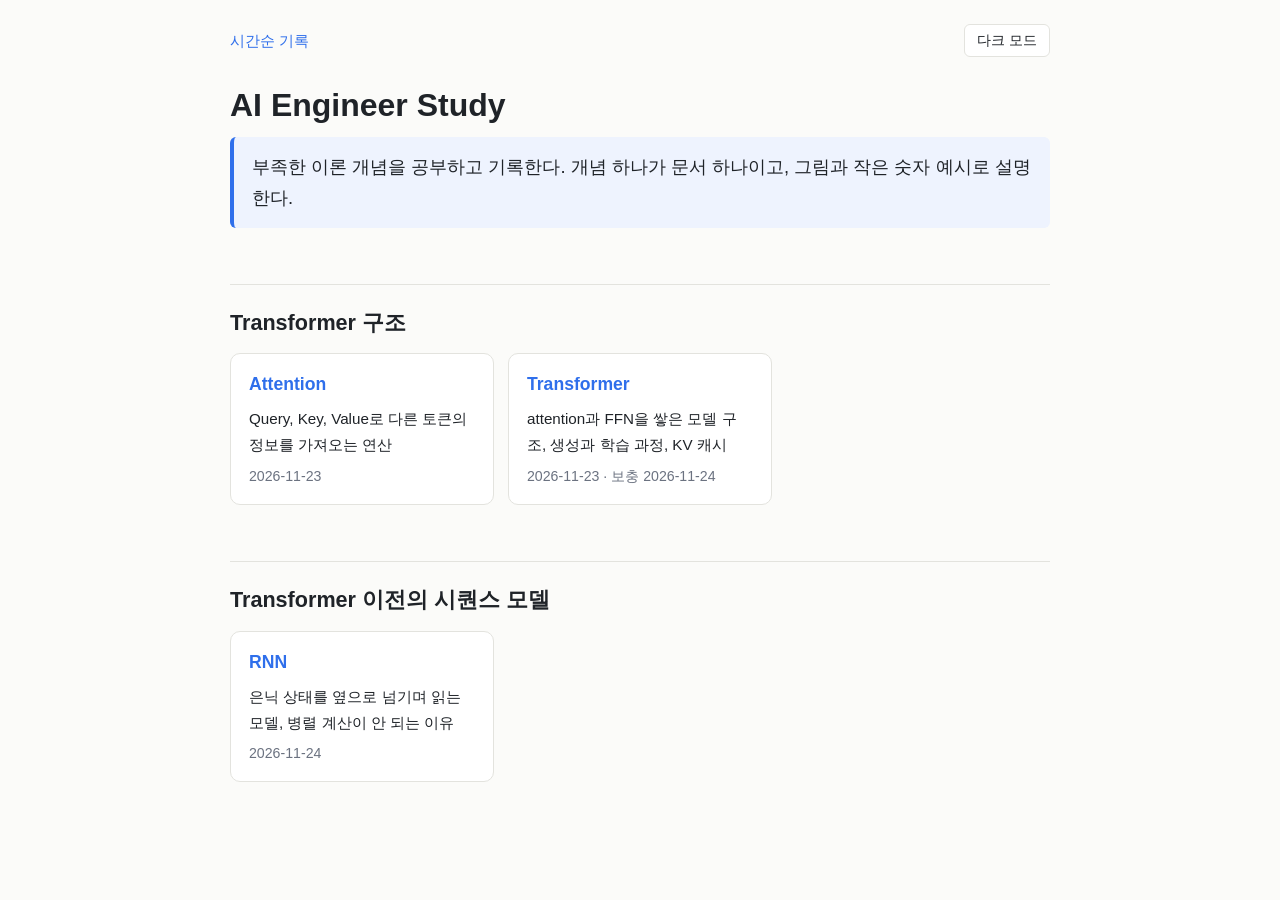
<file: index.html>
<!doctype html>
<html lang="ko">
<head>
  <meta charset="utf-8">
  <meta name="viewport" content="width=device-width, initial-scale=1">
  <title>AI Engineer Study</title>
  <link rel="stylesheet" href="concepts/style.css">
  <script src="concepts/site.js"></script>
</head>
<body>
<main>
  <h1>AI Engineer Study</h1>
  <p class="summary">부족한 이론 개념을 공부하고 기록한다. 개념 하나가 문서 하나이고, 그림과 작은 숫자 예시로 설명한다.</p>
  <!-- 목록은 concepts/site.js의 PAGES로 그려진다 -->
  <div id="home-list"></div>
  <noscript>목록을 보려면 자바스크립트가 필요하다. 문서는 <code>concepts/</code> 폴더에 있다.</noscript>
</main>
</body>
</html>
</file>
<file: concepts/style.css>
:root {
  --bg: #fbfbf9;
  --surface: #ffffff;
  --text: #1f2328;
  --muted: #6b7280;
  --border: #e3e3de;
  --accent: #2f6feb;
  --accent-2: #d9480f;
  --accent-3: #2b8a3e;
  --soft: #eef3fe;
}
/* 다크 색: 기기 설정이 다크이고 라이트를 고르지 않았을 때, 또는 버튼으로 다크를 골랐을 때. 값은 두 블록이 같아야 한다 */
@media (prefers-color-scheme: dark) {
  :root:not([data-theme="light"]) {
    --bg: #16181c;
    --surface: #1f2228;
    --text: #e6e6e3;
    --muted: #9aa0aa;
    --border: #33373f;
    --accent: #7aa7ff;
    --accent-2: #ff9a62;
    --accent-3: #69c97c;
    --soft: #232b3d;
  }
}
:root[data-theme="dark"] {
  --bg: #16181c;
  --surface: #1f2228;
  --text: #e6e6e3;
  --muted: #9aa0aa;
  --border: #33373f;
  --accent: #7aa7ff;
  --accent-2: #ff9a62;
  --accent-3: #69c97c;
  --soft: #232b3d;
}

* { box-sizing: border-box; }
body {
  margin: 0;
  padding: 40px 16px 80px;
  background: var(--bg);
  color: var(--text);
  font: 17px/1.7 -apple-system, "Pretendard", "Apple SD Gothic Neo", "Noto Sans KR", sans-serif;
}
main { max-width: 820px; margin: 0 auto; }

h1 { font-size: 2rem; line-height: 1.25; margin: 0 0 12px; }
h2 { font-size: 1.35rem; margin: 56px 0 12px; padding-top: 20px; border-top: 1px solid var(--border); }
h3 { font-size: 1.1rem; margin: 28px 0 8px; }
p { margin: 0 0 14px; }
a { color: var(--accent); }
code { font: 0.9em ui-monospace, "SF Mono", Menlo, monospace; background: var(--soft); padding: 1px 5px; border-radius: 4px; }

/* 문서 맨 위 한 줄 요약 */
.summary { font-size: 1.15rem; padding: 14px 18px; background: var(--soft); border-left: 4px solid var(--accent); border-radius: 6px; }

/* 시각화 한 덩어리: SVG 또는 인터랙션 + 캡션 */
figure { margin: 22px 0; padding: 18px; background: var(--surface); border: 1px solid var(--border); border-radius: 10px; overflow-x: auto; }
figure svg { display: block; max-width: 100%; height: auto; margin: 0 auto; }
figcaption { margin-top: 10px; font-size: 0.9rem; color: var(--muted); text-align: center; }

/* 이론(정의·수식) 박스 */
.theory { margin: 18px 0; padding: 14px 18px; border: 1px solid var(--border); border-left: 4px solid var(--accent-3); border-radius: 6px; background: var(--surface); overflow-x: auto; }

/* 인터랙션용 컨트롤 */
.controls { display: flex; flex-wrap: wrap; gap: 12px; align-items: center; margin-bottom: 12px; font-size: 0.95rem; }
button { font: inherit; padding: 4px 12px; border: 1px solid var(--border); border-radius: 6px; background: var(--surface); color: var(--text); cursor: pointer; }
input[type="range"] { accent-color: var(--accent); }

table { border-collapse: collapse; margin: 14px 0; }
th, td { border: 1px solid var(--border); padding: 6px 12px; text-align: left; }
th { background: var(--soft); }

.history { font-size: 0.9rem; color: var(--muted); }

/* ---- SVG 도식 공용 ---- */
svg text { fill: var(--text); font-size: 14px; font-family: inherit; }
svg text.m { fill: var(--muted); font-size: 12.5px; }
svg text.ta { fill: var(--accent); }
svg text.ta2 { fill: var(--accent-2); }
svg text.ta3 { fill: var(--accent-3); }
svg .b  { fill: var(--surface); stroke: var(--muted); stroke-width: 1.2; }
svg .ba { fill: var(--soft); stroke: var(--accent); stroke-width: 1.8; }
svg .b2 { fill: var(--surface); stroke: var(--accent-2); stroke-width: 1.8; }
svg .b3 { fill: var(--surface); stroke: var(--accent-3); stroke-width: 1.8; }
svg .ln { fill: none; stroke: var(--muted); stroke-width: 1.5; }
svg .la { fill: none; stroke: var(--accent); stroke-width: 2; }
svg .l2 { fill: none; stroke: var(--accent-2); stroke-width: 2; }
svg .l3 { fill: none; stroke: var(--accent-3); stroke-width: 2; }
svg .dash { fill: none; stroke: var(--muted); stroke-width: 1.2; stroke-dasharray: 5 4; }
svg .mk { fill: var(--muted); } svg .mka { fill: var(--accent); }
svg .mk2 { fill: var(--accent-2); } svg .mk3 { fill: var(--accent-3); }

/* ---- 토큰 칩, 막대, 숫자 표 ---- */
.tok { display: inline-block; padding: 2px 10px; margin: 2px; border: 1px solid var(--border); border-radius: 6px; background: var(--surface); color: var(--text); }
.tok.hl { border-color: var(--accent); background: var(--soft); }
.tok.new { border-color: var(--accent-2); color: var(--accent-2); }
.bar { display: inline-block; height: 12px; margin-right: 6px; background: var(--accent); border-radius: 3px; vertical-align: middle; }
figure table { margin: 0 auto; }
.num { font-family: ui-monospace, "SF Mono", Menlo, monospace; font-size: 0.9em; white-space: nowrap; }
td.hl, tr.hl td { background: var(--soft); }
td.off, tr.off td { color: var(--muted); opacity: 0.55; }
td.c { text-align: center; }
.result { text-align: center; margin: 12px 0 0; }
.cols { display: flex; flex-wrap: wrap; gap: 24px; justify-content: center; }

/* 사이트 공통: 문서 위 메뉴, 문서 아래 이전/다음, 홈의 카드 목록 (site.js가 그린다) */
.topnav { max-width: 820px; margin: -16px auto 28px; display: flex; flex-wrap: wrap; gap: 18px; align-items: center; font-size: 0.95rem; }
.topnav a { text-decoration: none; }
.topnav details { position: relative; }
.topnav .push { margin-left: auto; }
.topnav button { font-size: 0.85rem; }
.topnav summary { cursor: pointer; color: var(--accent); }
.topnav details div { position: absolute; right: 0; z-index: 10; min-width: 240px; margin-top: 6px; padding: 10px 14px; background: var(--surface); border: 1px solid var(--border); border-radius: 8px; }
.topnav details b { display: block; margin-top: 6px; font-size: 0.8rem; color: var(--muted); }
.topnav details a, .topnav details span { display: block; padding: 2px 0; }
.topnav details span { color: var(--muted); }
.pager { display: grid; grid-template-columns: 1fr auto 1fr; gap: 12px; margin-top: 56px; padding-top: 20px; border-top: 1px solid var(--border); }
.pager a { text-decoration: none; font-weight: 600; }
.pager a:last-child { text-align: right; }
.pager small { display: block; font-weight: 400; color: var(--muted); }
.cards { display: grid; grid-template-columns: repeat(auto-fill, minmax(240px, 1fr)); gap: 14px; }
.card { display: flex; flex-direction: column; gap: 6px; padding: 16px 18px; background: var(--surface); border: 1px solid var(--border); border-radius: 10px; color: var(--text); text-decoration: none; }
.card:hover { border-color: var(--accent); }
.card strong { font-size: 1.1rem; color: var(--accent); }
.card span { font-size: 0.95rem; }
.card small { margin-top: auto; color: var(--muted); }
</file>
